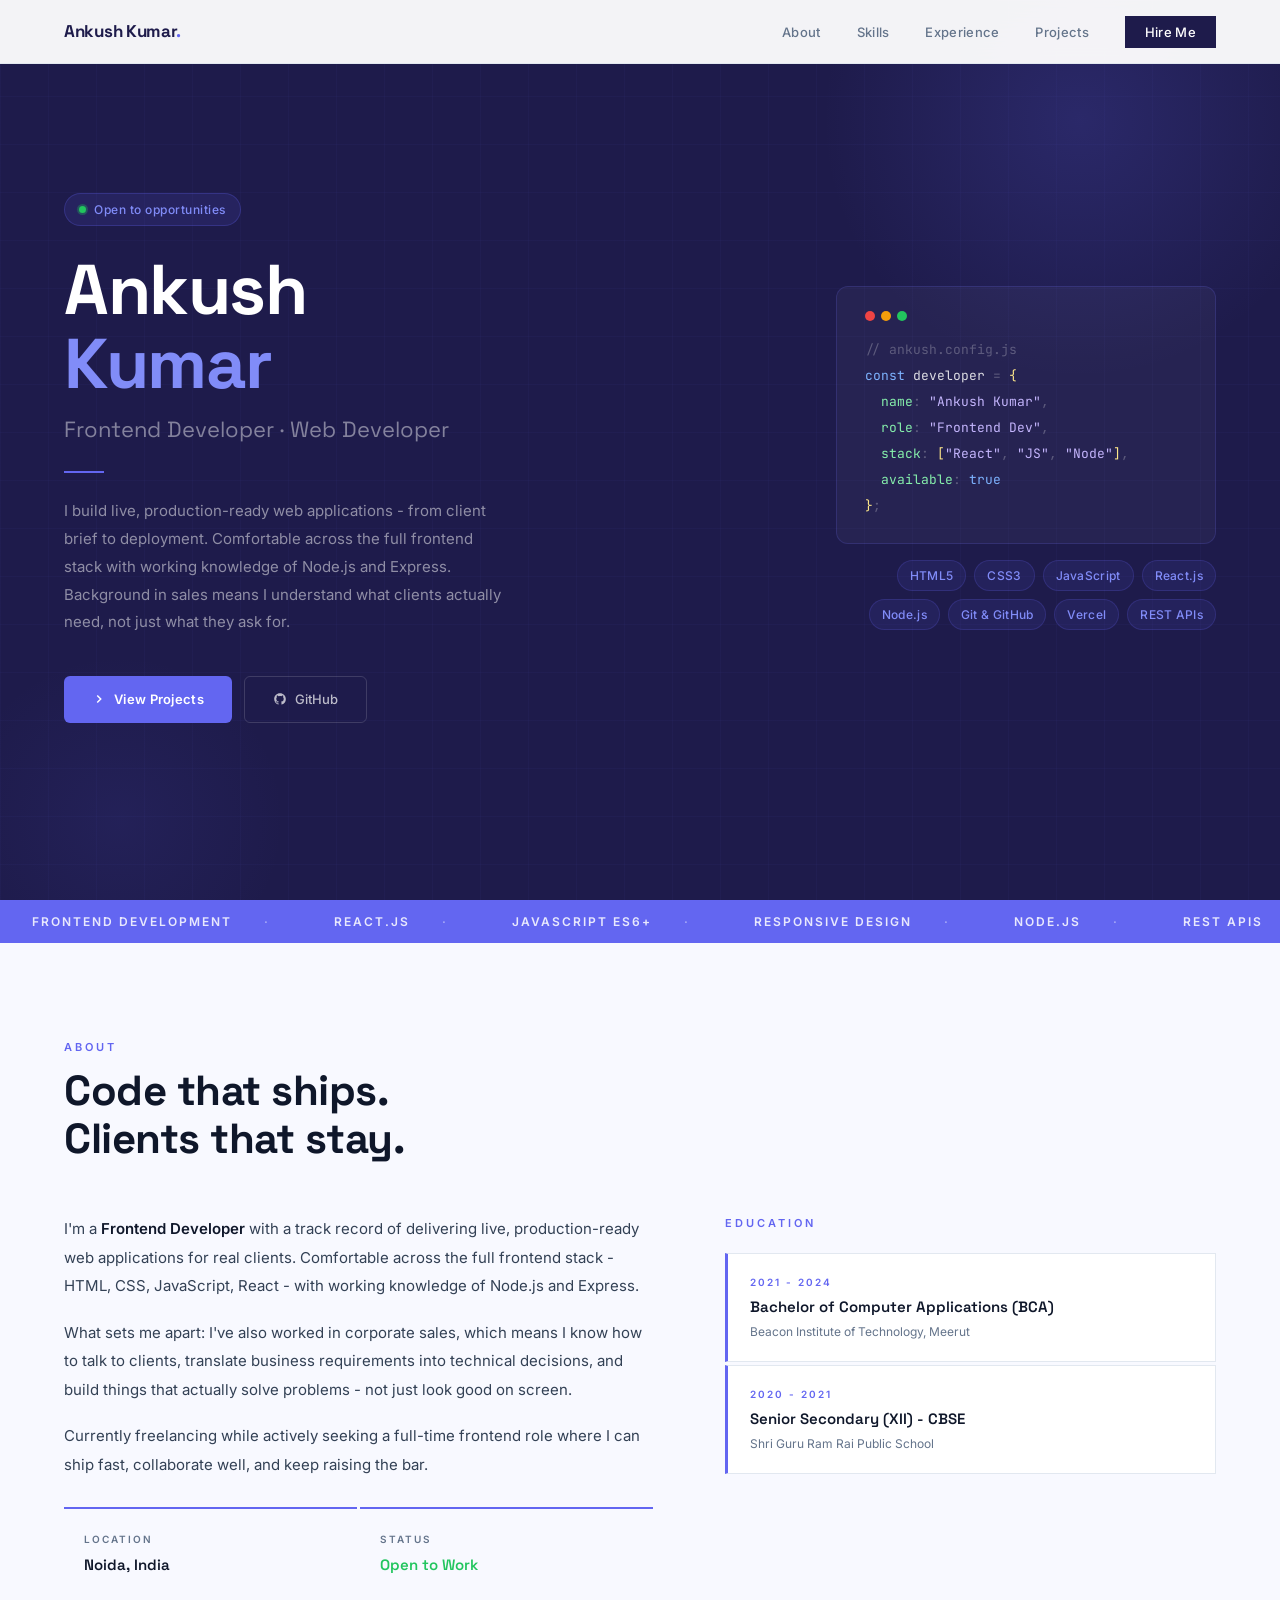
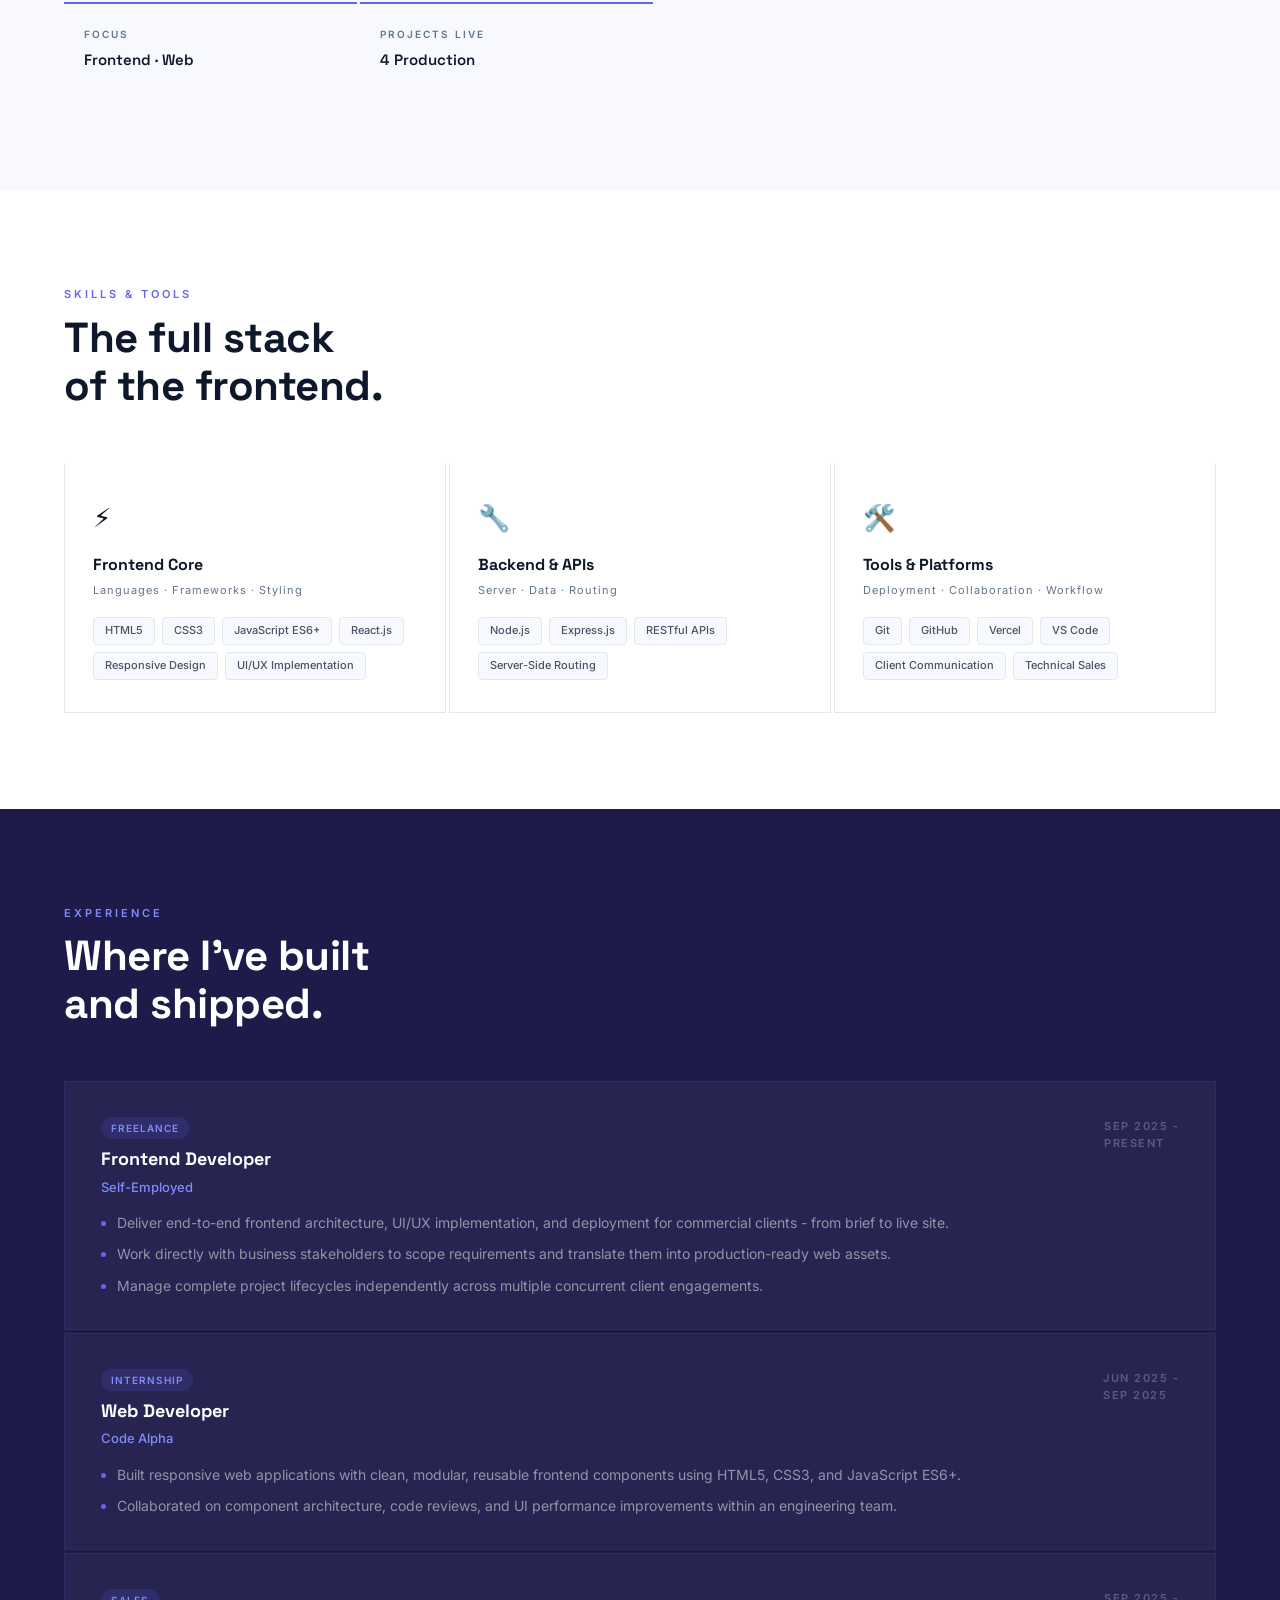
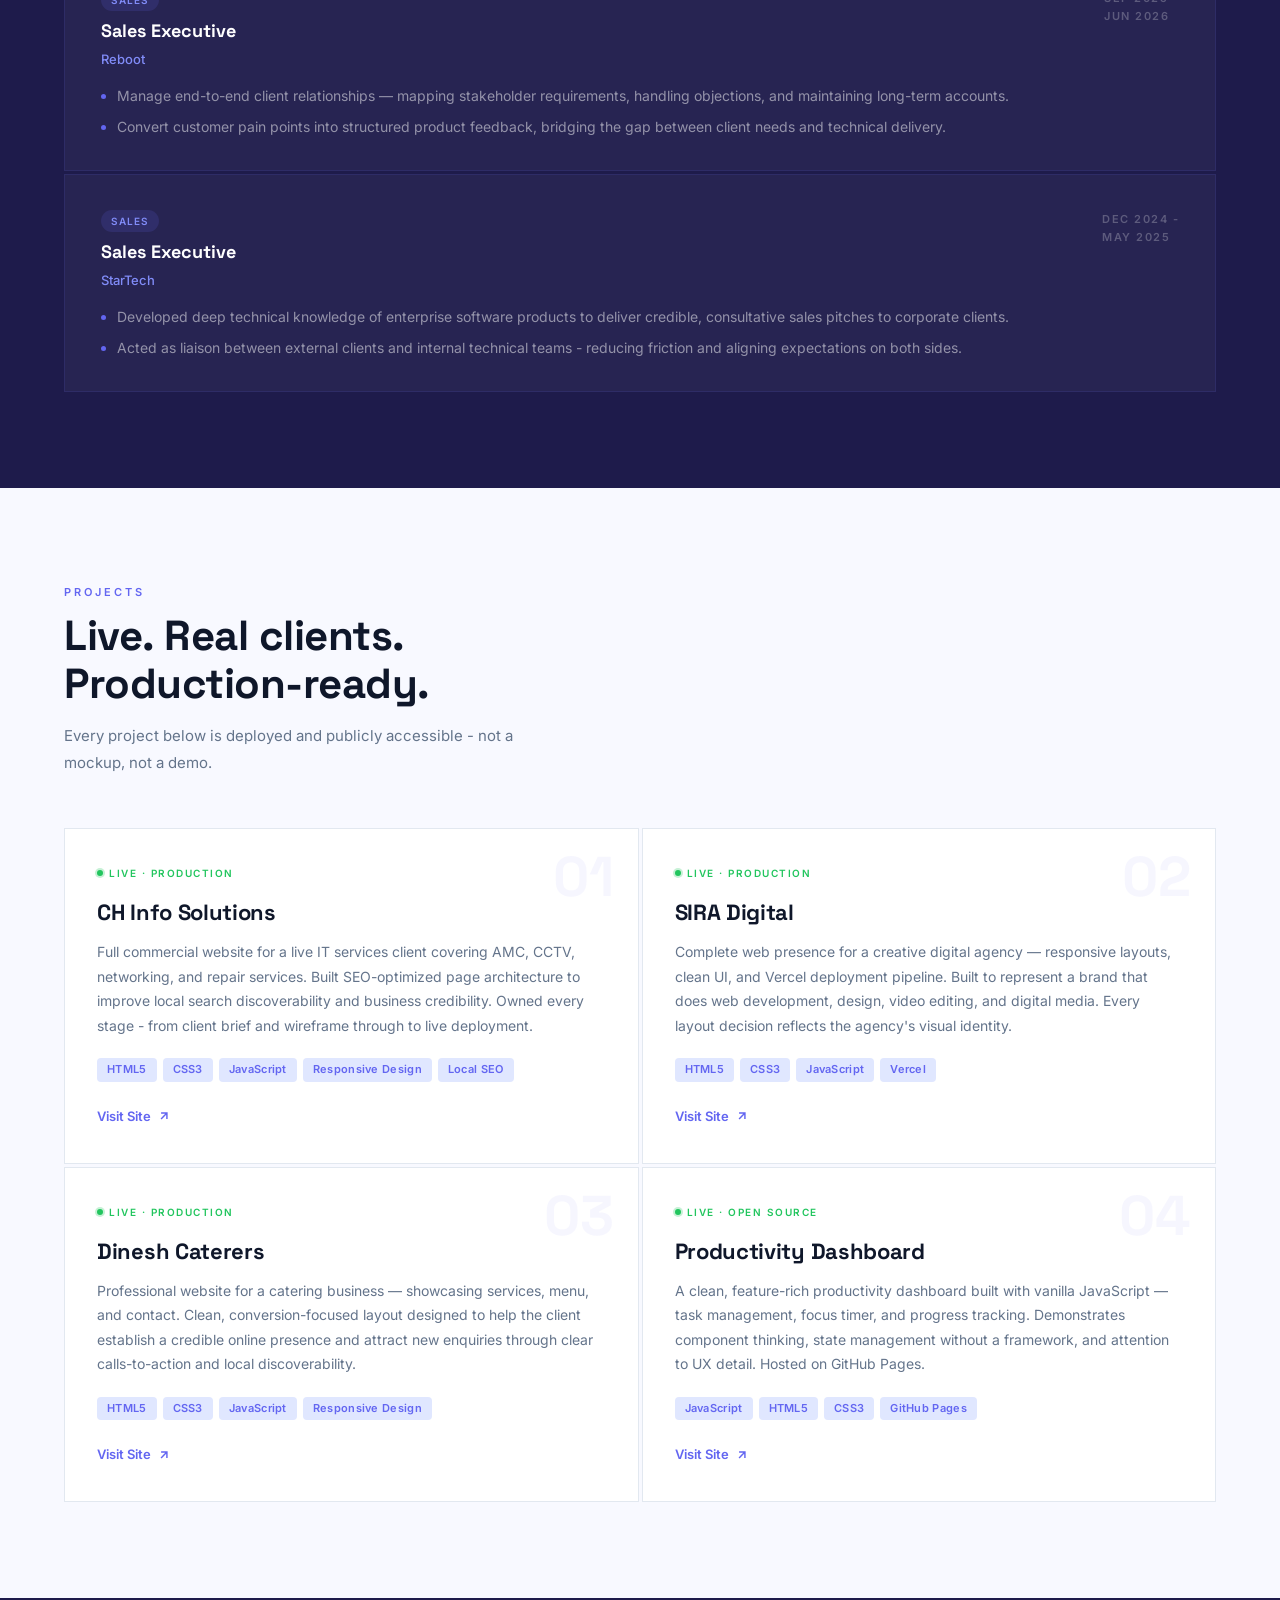
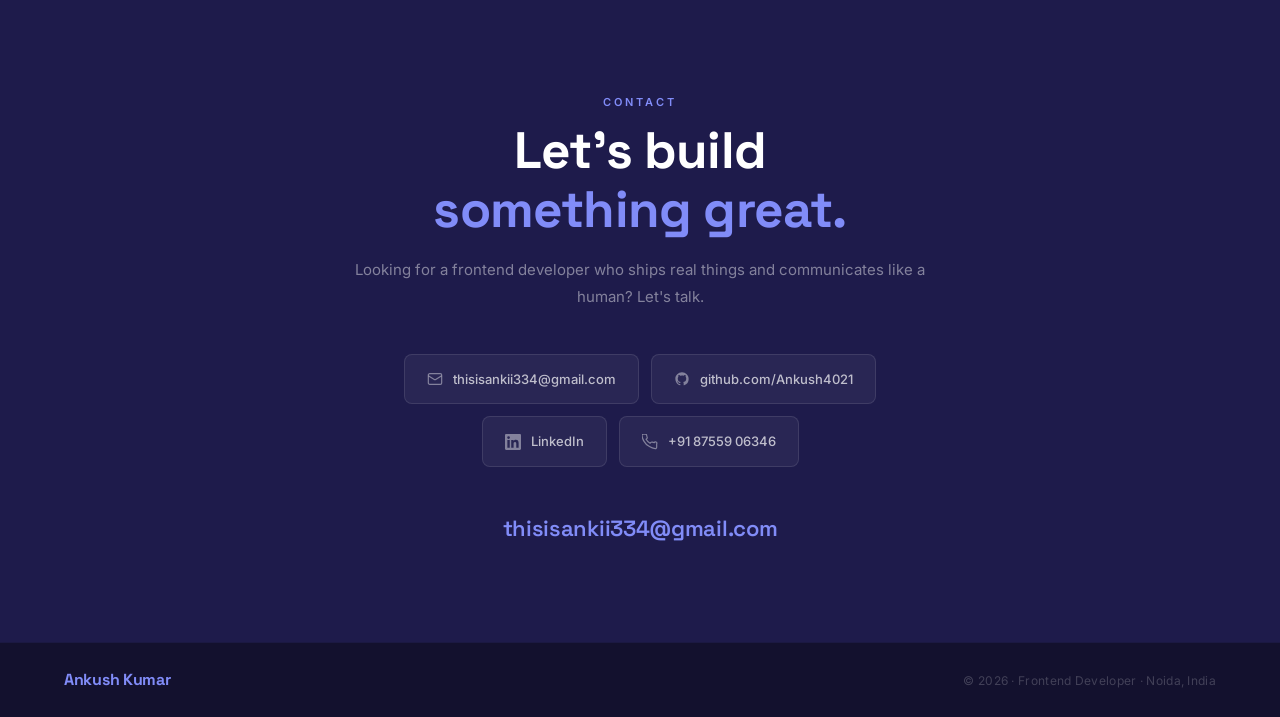
<file: index.html>
<!DOCTYPE html>
<html lang="en">
<head>
  <meta charset="UTF-8">
  <meta name="viewport" content="width=device-width, initial-scale=1.0">
  <title>Ankush Kumar - Frontend Developer</title>
  <meta name="description" content="Frontend Developer building production-ready web applications. HTML, CSS, JavaScript, React — Noida, India.">
  <link rel="preconnect" href="https://fonts.googleapis.com">
  <link rel="preconnect" href="https://fonts.gstatic.com" crossorigin>
  <link href="https://fonts.googleapis.com/css2?family=Inter:wght@300;400;500;600&family=Space+Grotesk:wght@400;500;600;700;800&family=JetBrains+Mono:wght@400;500&display=swap" rel="stylesheet">
  <link rel="stylesheet" href="ankush-portfolio.css">
</head>
<body>

<!-- ── NAV ───────────────────────────────────── -->
<nav>
  <a href="#" class="nav-logo">Ankush Kumar<span>.</span></a>
  <ul class="nav-links">
    <li><a href="#about">About</a></li>
    <li><a href="#skills">Skills</a></li>
    <li><a href="#experience">Experience</a></li>
    <li><a href="#projects">Projects</a></li>
    <li><a href="#contact" class="nav-cta">Hire Me</a></li>
  </ul>
</nav>

<!-- ── HERO ──────────────────────────────────── -->
<section class="hero" id="home">
  <div class="hero-glow"></div>
  <div class="hero-glow2"></div>

  <div class="hero-left">
    <div class="hero-badge">Open to opportunities</div>
    <h1 class="hero-name">Ankush<br><span>Kumar</span></h1>
    <p class="hero-role">Frontend Developer · Web Developer</p>
    <div class="hero-divider"></div>
    <p class="hero-bio">
      I build live, production-ready web applications - from client brief to deployment. 
      Comfortable across the full frontend stack with working knowledge of Node.js and Express. 
      Background in sales means I understand what clients actually need, not just what they ask for.
    </p>
    <div class="hero-ctas">
      <a href="#projects" class="btn-primary">
        <svg width="14" height="14" viewBox="0 0 24 24" fill="none" stroke="currentColor" stroke-width="2.5"><path d="M9 18l6-6-6-6"/></svg>
        View Projects
      </a>
      <a href="https://github.com/Ankush4021" target="_blank" class="btn-outline">
        <svg width="14" height="14" viewBox="0 0 24 24" fill="currentColor"><path d="M12 2C6.477 2 2 6.484 2 12.017c0 4.425 2.865 8.18 6.839 9.504.5.092.682-.217.682-.483 0-.237-.008-.868-.013-1.703-2.782.605-3.369-1.343-3.369-1.343-.454-1.158-1.11-1.466-1.11-1.466-.908-.62.069-.608.069-.608 1.003.07 1.531 1.032 1.531 1.032.892 1.53 2.341 1.088 2.91.832.092-.647.35-1.088.636-1.338-2.22-.253-4.555-1.113-4.555-4.951 0-1.093.39-1.988 1.029-2.688-.103-.253-.446-1.272.098-2.65 0 0 .84-.27 2.75 1.026A9.564 9.564 0 0112 6.844c.85.004 1.705.115 2.504.337 1.909-1.296 2.747-1.027 2.747-1.027.546 1.379.202 2.398.1 2.651.64.7 1.028 1.595 1.028 2.688 0 3.848-2.339 4.695-4.566 4.943.359.309.678.92.678 1.855 0 1.338-.012 2.419-.012 2.747 0 .268.18.58.688.482A10.019 10.019 0 0022 12.017C22 6.484 17.522 2 12 2z"/></svg>
        GitHub
      </a>
    </div>
  </div>

  <div class="hero-right">
    <div class="hero-code-card">
      <div class="hcc-dots">
        <span></span><span></span><span></span>
      </div>
      <div class="hcc-code">
        <div><span class="c-grey">// ankush.config.js</span></div>
        <div><span class="c-blue">const</span> <span class="c-white">developer</span> <span class="c-grey">=</span> <span class="c-yellow">{</span></div>
        <div>&nbsp;&nbsp;<span class="c-green">name</span><span class="c-grey">:</span> <span class="c-purple">"Ankush Kumar"</span><span class="c-grey">,</span></div>
        <div>&nbsp;&nbsp;<span class="c-green">role</span><span class="c-grey">:</span> <span class="c-purple">"Frontend Dev"</span><span class="c-grey">,</span></div>
        <div>&nbsp;&nbsp;<span class="c-green">stack</span><span class="c-grey">:</span> <span class="c-yellow">[</span><span class="c-purple">"React"</span><span class="c-grey">,</span> <span class="c-purple">"JS"</span><span class="c-grey">,</span> <span class="c-purple">"Node"</span><span class="c-yellow">]</span><span class="c-grey">,</span></div>
        <div>&nbsp;&nbsp;<span class="c-green">available</span><span class="c-grey">:</span> <span class="c-blue">true</span></div>
        <div><span class="c-yellow">}</span><span class="c-grey">;</span><span class="cursor-blink" style="color:var(--electric2)">▌</span></div>
      </div>
    </div>
    <div class="hero-stack-pills">
      <span class="stack-pill">HTML5</span>
      <span class="stack-pill">CSS3</span>
      <span class="stack-pill">JavaScript</span>
      <span class="stack-pill">React.js</span>
      <span class="stack-pill">Node.js</span>
      <span class="stack-pill">Git & GitHub</span>
      <span class="stack-pill">Vercel</span>
      <span class="stack-pill">REST APIs</span>
    </div>
  </div>
</section>

<!-- ── TICKER ─────────────────────────────────── -->
<div class="ticker">
  <div class="ticker-track">
    <span class="ticker-item">Frontend Development</span>
    <span class="ticker-item">React.js</span>
    <span class="ticker-item">JavaScript ES6+</span>
    <span class="ticker-item">Responsive Design</span>
    <span class="ticker-item">Node.js</span>
    <span class="ticker-item">REST APIs</span>
    <span class="ticker-item">Git & GitHub</span>
    <span class="ticker-item">Vercel Deployment</span>
    <span class="ticker-item">UI/UX Implementation</span>
    <span class="ticker-item">Client Solutions</span>
    <!-- duplicate for seamless loop -->
    <span class="ticker-item">Frontend Development</span>
    <span class="ticker-item">React.js</span>
    <span class="ticker-item">JavaScript ES6+</span>
    <span class="ticker-item">Responsive Design</span>
    <span class="ticker-item">Node.js</span>
    <span class="ticker-item">REST APIs</span>
    <span class="ticker-item">Git & GitHub</span>
    <span class="ticker-item">Vercel Deployment</span>
    <span class="ticker-item">UI/UX Implementation</span>
    <span class="ticker-item">Client Solutions</span>
  </div>
</div>

<!-- ── ABOUT ──────────────────────────────────── -->
<section id="about" class="section section--alt">
  <div class="rv">
    <div class="eyebrow">About</div>
    <h2 class="section-heading">Code that ships.<br>Clients that stay.</h2>
  </div>
  <div class="about-grid">
    <div class="about-body rv d1">
      <p>
        I'm a <strong>Frontend Developer</strong> with a track record of delivering live, production-ready web applications for real clients. Comfortable across the full frontend stack - HTML, CSS, JavaScript, React - with working knowledge of Node.js and Express.
      </p>
      <p>
        What sets me apart: I've also worked in corporate sales, which means I know how to talk to clients, translate business requirements into technical decisions, and build things that actually solve problems - not just look good on screen.
      </p>
      <p>
        Currently freelancing while actively seeking a full-time frontend role where I can ship fast, collaborate well, and keep raising the bar.
      </p>
      <div class="about-highlights">
        <div class="ah-card">
          <div class="ah-label">Location</div>
          <div class="ah-value">Noida, India</div>
        </div>
        <div class="ah-card">
          <div class="ah-label">Status</div>
          <div class="ah-value" style="color:#22c55e">Open to Work</div>
        </div>
        <div class="ah-card">
          <div class="ah-label">Focus</div>
          <div class="ah-value">Frontend · Web</div>
        </div>
        <div class="ah-card">
          <div class="ah-label">Projects Live</div>
          <div class="ah-value">4 Production</div>
        </div>
      </div>
    </div>
    <div class="rv d2">
      <div class="eyebrow" style="margin-bottom: 20px;">Education</div>
      <div class="edu-stack">
        <div class="edu-item">
          <div class="edu-year">2021 - 2024</div>
          <div class="edu-deg">Bachelor of Computer Applications (BCA)</div>
          <div class="edu-inst">Beacon Institute of Technology, Meerut</div>
        </div>
        <div class="edu-item">
          <div class="edu-year">2020 - 2021</div>
          <div class="edu-deg">Senior Secondary (XII) - CBSE</div>
          <div class="edu-inst">Shri Guru Ram Rai Public School</div>
        </div>
      </div>
    </div>
  </div>
</section>

<!-- ── SKILLS ─────────────────────────────────── -->
<section id="skills" class="section">
  <div class="rv">
    <div class="eyebrow">Skills & Tools</div>
    <h2 class="section-heading">The full stack<br>of the frontend.</h2>
  </div>
  <div class="skills-grid">
    <div class="skill-card rv d1">
      <div class="skill-icon">⚡</div>
      <div class="skill-cat">Frontend Core</div>
      <div class="skill-sub">Languages · Frameworks · Styling</div>
      <div class="tags">
        <span class="tag">HTML5</span>
        <span class="tag">CSS3</span>
        <span class="tag">JavaScript ES6+</span>
        <span class="tag">React.js</span>
        <span class="tag">Responsive Design</span>
        <span class="tag">UI/UX Implementation</span>
      </div>
    </div>
    <div class="skill-card rv d2">
      <div class="skill-icon">🔧</div>
      <div class="skill-cat">Backend & APIs</div>
      <div class="skill-sub">Server · Data · Routing</div>
      <div class="tags">
        <span class="tag">Node.js</span>
        <span class="tag">Express.js</span>
        <span class="tag">RESTful APIs</span>
        <span class="tag">Server-Side Routing</span>
      </div>
    </div>
    <div class="skill-card rv d3">
      <div class="skill-icon">🛠️</div>
      <div class="skill-cat">Tools & Platforms</div>
      <div class="skill-sub">Deployment · Collaboration · Workflow</div>
      <div class="tags">
        <span class="tag">Git</span>
        <span class="tag">GitHub</span>
        <span class="tag">Vercel</span>
        <span class="tag">VS Code</span>
        <span class="tag">Client Communication</span>
        <span class="tag">Technical Sales</span>
      </div>
    </div>
  </div>
</section>

<!-- ── EXPERIENCE ─────────────────────────────── -->
<section id="experience" class="section section--dark">
  <div class="rv">
    <div class="eyebrow" style="color:var(--electric2)">Experience</div>
    <h2 class="section-heading section-heading--light">Where I've built<br>and shipped.</h2>
  </div>
  <div class="exp-list">

    <div class="exp-card rv d1">
      <div>
        <div class="exp-type">Freelance</div>
        <div class="exp-role">Frontend Developer</div>
        <div class="exp-company">Self-Employed</div>
        <ul class="exp-points">
          <li>Deliver end-to-end frontend architecture, UI/UX implementation, and deployment for commercial clients - from brief to live site.</li>
          <li>Work directly with business stakeholders to scope requirements and translate them into production-ready web assets.</li>
          <li>Manage complete project lifecycles independently across multiple concurrent client engagements.</li>
        </ul>
      </div>
      <div class="exp-period">Sep 2025 -<br>Present</div>
    </div>

    <div class="exp-card rv d2">
      <div>
        <div class="exp-type">Internship</div>
        <div class="exp-role">Web Developer</div>
        <div class="exp-company">Code Alpha</div>
        <ul class="exp-points">
          <li>Built responsive web applications with clean, modular, reusable frontend components using HTML5, CSS3, and JavaScript ES6+.</li>
          <li>Collaborated on component architecture, code reviews, and UI performance improvements within an engineering team.</li>
        </ul>
      </div>
      <div class="exp-period">Jun 2025 -<br>Sep 2025</div>
    </div>

    <div class="exp-card rv d3">
      <div>
        <div class="exp-type">Sales</div>
        <div class="exp-role">Sales Executive</div>
        <div class="exp-company">Reboot</div>
        <ul class="exp-points">
          <li>Manage end-to-end client relationships — mapping stakeholder requirements, handling objections, and maintaining long-term accounts.</li>
          <li>Convert customer pain points into structured product feedback, bridging the gap between client needs and technical delivery.</li>
        </ul>
      </div>
      <div class="exp-period">Sep 2025 -<br>Jun 2026</div>
    </div>

    <div class="exp-card rv d4">
      <div>
        <div class="exp-type">Sales</div>
        <div class="exp-role">Sales Executive</div>
        <div class="exp-company">StarTech</div>
        <ul class="exp-points">
          <li>Developed deep technical knowledge of enterprise software products to deliver credible, consultative sales pitches to corporate clients.</li>
          <li>Acted as liaison between external clients and internal technical teams - reducing friction and aligning expectations on both sides.</li>
        </ul>
      </div>
      <div class="exp-period">Dec 2024 -<br>May 2025</div>
    </div>

  </div>
</section>

<!-- ── PROJECTS ───────────────────────────────── -->
<section id="projects" class="section section--alt">
  <div class="rv">
    <div class="eyebrow">Projects</div>
    <h2 class="section-heading">Live. Real clients.<br>Production-ready.</h2>
    <p class="section-sub">Every project below is deployed and publicly accessible - not a mockup, not a demo.</p>
  </div>
  <div class="projects-grid">

    <div class="proj-card rv d1">
      <div class="proj-num">01</div>
      <div class="proj-live">Live · Production</div>
      <div class="proj-title">CH Info Solutions</div>
      <p class="proj-desc">
        Full commercial website for a live IT services client covering AMC, CCTV, networking, and repair services. Built SEO-optimized page architecture to improve local search discoverability and business credibility. Owned every stage - from client brief and wireframe through to live deployment.
      </p>
      <div class="proj-stack">
        <span class="proj-tag">HTML5</span>
        <span class="proj-tag">CSS3</span>
        <span class="proj-tag">JavaScript</span>
        <span class="proj-tag">Responsive Design</span>
        <span class="proj-tag">Local SEO</span>
      </div>
      <a href="https://www.chinfosolutions.com/" target="_blank" class="proj-link">
        Visit Site
        <svg viewBox="0 0 24 24" fill="none" stroke="currentColor" stroke-width="2.5"><path d="M7 17L17 7M7 7h10v10"/></svg>
      </a>
    </div>

    <div class="proj-card rv d2">
      <div class="proj-num">02</div>
      <div class="proj-live">Live · Production</div>
      <div class="proj-title">SIRA Digital</div>
      <p class="proj-desc">
        Complete web presence for a creative digital agency — responsive layouts, clean UI, and Vercel deployment pipeline. Built to represent a brand that does web development, design, video editing, and digital media. Every layout decision reflects the agency's visual identity.
      </p>
      <div class="proj-stack">
        <span class="proj-tag">HTML5</span>
        <span class="proj-tag">CSS3</span>
        <span class="proj-tag">JavaScript</span>
        <span class="proj-tag">Vercel</span>
      </div>
      <a href="https://sira-digital-agency-pfki.vercel.app/" target="_blank" class="proj-link">
        Visit Site
        <svg viewBox="0 0 24 24" fill="none" stroke="currentColor" stroke-width="2.5"><path d="M7 17L17 7M7 7h10v10"/></svg>
      </a>
    </div>

    <div class="proj-card rv d3">
      <div class="proj-num">03</div>
      <div class="proj-live">Live · Production</div>
      <div class="proj-title">Dinesh Caterers</div>
      <p class="proj-desc">
        Professional website for a catering business — showcasing services, menu, and contact. Clean, conversion-focused layout designed to help the client establish a credible online presence and attract new enquiries through clear calls-to-action and local discoverability.
      </p>
      <div class="proj-stack">
        <span class="proj-tag">HTML5</span>
        <span class="proj-tag">CSS3</span>
        <span class="proj-tag">JavaScript</span>
        <span class="proj-tag">Responsive Design</span>
      </div>
      <a href="https://dineshcaterers.com/" target="_blank" class="proj-link">
        Visit Site
        <svg viewBox="0 0 24 24" fill="none" stroke="currentColor" stroke-width="2.5"><path d="M7 17L17 7M7 7h10v10"/></svg>
      </a>
    </div>

    <div class="proj-card rv d4">
      <div class="proj-num">04</div>
      <div class="proj-live">Live · Open Source</div>
      <div class="proj-title">Productivity Dashboard</div>
      <p class="proj-desc">
        A clean, feature-rich productivity dashboard built with vanilla JavaScript — task management, focus timer, and progress tracking. Demonstrates component thinking, state management without a framework, and attention to UX detail. Hosted on GitHub Pages.
      </p>
      <div class="proj-stack">
        <span class="proj-tag">JavaScript</span>
        <span class="proj-tag">HTML5</span>
        <span class="proj-tag">CSS3</span>
        <span class="proj-tag">GitHub Pages</span>
      </div>
      <a href="https://ankush4021.github.io/Productivity-DashBoard/" target="_blank" class="proj-link">
        Visit Site
        <svg viewBox="0 0 24 24" fill="none" stroke="currentColor" stroke-width="2.5"><path d="M7 17L17 7M7 7h10v10"/></svg>
      </a>
    </div>

  </div>
</section>

<!-- ── CONTACT ────────────────────────────────── -->
<section id="contact" class="section section--dark">
  <div class="contact-inner">
    <div class="eyebrow rv" style="color:var(--electric2)">Contact</div>
    <h2 class="contact-heading rv d1">
      Let's build<br><span>something great.</span>
    </h2>
    <p class="contact-sub rv d2">
      Looking for a frontend developer who ships real things and communicates like a human? Let's talk.
    </p>
    <div class="contact-links rv d3">
      <a href="mailto:thisisankii334@gmail.com" class="contact-link">
        <svg viewBox="0 0 24 24" fill="none" stroke="currentColor" stroke-width="1.8"><rect x="2" y="4" width="20" height="16" rx="2"/><path d="m22 7-8.97 5.7a1.94 1.94 0 0 1-2.06 0L2 7"/></svg>
        thisisankii334@gmail.com
      </a>
      <a href="https://github.com/Ankush4021" target="_blank" class="contact-link">
        <svg viewBox="0 0 24 24" fill="currentColor"><path d="M12 2C6.477 2 2 6.484 2 12.017c0 4.425 2.865 8.18 6.839 9.504.5.092.682-.217.682-.483 0-.237-.008-.868-.013-1.703-2.782.605-3.369-1.343-3.369-1.343-.454-1.158-1.11-1.466-1.11-1.466-.908-.62.069-.608.069-.608 1.003.07 1.531 1.032 1.531 1.032.892 1.53 2.341 1.088 2.91.832.092-.647.35-1.088.636-1.338-2.22-.253-4.555-1.113-4.555-4.951 0-1.093.39-1.988 1.029-2.688-.103-.253-.446-1.272.098-2.65 0 0 .84-.27 2.75 1.026A9.564 9.564 0 0112 6.844c.85.004 1.705.115 2.504.337 1.909-1.296 2.747-1.027 2.747-1.027.546 1.379.202 2.398.1 2.651.64.7 1.028 1.595 1.028 2.688 0 3.848-2.339 4.695-4.566 4.943.359.309.678.92.678 1.855 0 1.338-.012 2.419-.012 2.747 0 .268.18.58.688.482A10.019 10.019 0 0022 12.017C22 6.484 17.522 2 12 2z"/></svg>
        github.com/Ankush4021
      </a>
      <a href="https://www.linkedin.com/in/ankush-kumar-b07173226" target="_blank" class="contact-link">
        <svg viewBox="0 0 24 24" fill="currentColor"><path d="M20.447 20.452h-3.554v-5.569c0-1.328-.027-3.037-1.852-3.037-1.853 0-2.136 1.445-2.136 2.939v5.667H9.351V9h3.414v1.561h.046c.477-.9 1.637-1.85 3.37-1.85 3.601 0 4.267 2.37 4.267 5.455v6.286zM5.337 7.433a2.062 2.062 0 01-2.063-2.065 2.064 2.064 0 112.063 2.065zm1.782 13.019H3.555V9h3.564v11.452zM22.225 0H1.771C.792 0 0 .774 0 1.729v20.542C0 23.227.792 24 1.771 24h20.451C23.2 24 24 23.227 24 22.271V1.729C24 .774 23.2 0 22.222 0h.003z"/></svg>
        LinkedIn
      </a>
      <a href="tel:+918755906346" class="contact-link">
        <svg viewBox="0 0 24 24" fill="none" stroke="currentColor" stroke-width="1.8"><path d="M22 16.92v3a2 2 0 01-2.18 2 19.79 19.79 0 01-8.63-3.07A19.5 19.5 0 013.07 11a19.79 19.79 0 01-3.07-8.67A2 2 0 012 .18h3a2 2 0 012 1.72 12.84 12.84 0 00.7 2.81 2 2 0 01-.45 2.11L6.09 7.91a16 16 0 006 6l1.27-1.27a2 2 0 012.11-.45 12.84 12.84 0 002.81.7A2 2 0 0122 14.92v2z"/></svg>
        +91 87559 06346
      </a>
    </div>
    <a href="mailto:thisisankii334@gmail.com" class="contact-email rv d4">thisisankii334@gmail.com</a>
  </div>
</section>

<!-- ── FOOTER ─────────────────────────────────── -->
<footer>
  <div class="footer-logo">Ankush Kumar</div>
  <p>© 2026 · Frontend Developer · Noida, India</p>
</footer>

<script src="ankush-portfolio.js"></script>
</body>
</html>
</file>
<file: ankush-portfolio.css>
/* ─── TOKENS ─────────────────────────────────── */
:root {
  --midnight: #1e1b4b;
  --midnight2: #27244f;
  --electric: #6366f1;
  --electric2: #818cf8;
  --electric-pale: #e0e7ff;
  --white: #ffffff;
  --off: #f8f9ff;
  --text: #0f172a;
  --muted: #64748b;
  --border: #e2e8f0;
  --border-indigo: rgba(99,102,241,0.15);
}

/* ─── RESET ──────────────────────────────────── */
*, *::before, *::after { box-sizing: border-box; margin: 0; padding: 0; }
html { scroll-behavior: smooth; font-size: 16px; }
body {
  font-family: 'Inter', system-ui, sans-serif;
  font-weight: 400;
  color: var(--text);
  background: var(--white);
  line-height: 1.6;
  overflow-x: hidden;
  -webkit-font-smoothing: antialiased;
}
img { display: block; max-width: 100%; }
a { text-decoration: none; color: inherit; }

/* ─── NAV ────────────────────────────────────── */
nav {
  position: fixed; top: 0; left: 0; right: 0; z-index: 100;
  display: flex; justify-content: space-between; align-items: center;
  padding: 0 64px; height: 64px;
  background: rgba(255,255,255,0.95);
  backdrop-filter: blur(16px);
  border-bottom: 1px solid var(--border);
  transition: box-shadow 0.3s;
}
nav.scrolled { box-shadow: 0 1px 24px rgba(30,27,75,0.07); }
.nav-logo {
  font-family: 'Space Grotesk', sans-serif;
  font-size: 17px; font-weight: 700;
  letter-spacing: -0.3px; color: var(--midnight);
}
.nav-logo span { color: var(--electric); }
.nav-links { display: flex; gap: 36px; list-style: none; }
.nav-links a {
  font-size: 13px; font-weight: 500; letter-spacing: 0.3px;
  color: var(--muted); transition: color 0.2s;
}
.nav-links a:hover { color: var(--electric); }
.nav-cta {
  background: var(--midnight); color: #fff !important;
  padding: 8px 20px; font-size: 13px !important;
  font-weight: 500 !important; transition: background 0.2s !important;
  letter-spacing: 0.3px !important;
}
.nav-cta:hover { background: var(--electric) !important; color: #fff !important; }

/* ─── HERO ───────────────────────────────────── */
.hero {
  min-height: 100vh;
  background: var(--midnight);
  display: grid;
  grid-template-columns: 1fr 1fr;
  align-items: center;
  padding: 80px 64px 64px;
  position: relative;
  overflow: hidden;
  gap: 48px;
}
/* Subtle grid texture */
.hero::before {
  content: '';
  position: absolute; inset: 0;
  background-image:
    linear-gradient(rgba(99,102,241,0.04) 1px, transparent 1px),
    linear-gradient(90deg, rgba(99,102,241,0.04) 1px, transparent 1px);
  background-size: 48px 48px;
  pointer-events: none;
}
.hero-glow {
  position: absolute; top: -160px; right: -80px;
  width: 560px; height: 560px; border-radius: 50%;
  background: radial-gradient(circle, rgba(99,102,241,0.18) 0%, transparent 65%);
  pointer-events: none;
}
.hero-glow2 {
  position: absolute; bottom: -100px; left: -60px;
  width: 360px; height: 360px; border-radius: 50%;
  background: radial-gradient(circle, rgba(99,102,241,0.08) 0%, transparent 65%);
  pointer-events: none;
}

.hero-left { position: relative; z-index: 2; }
.hero-badge {
  display: inline-flex; align-items: center; gap: 8px;
  background: rgba(99,102,241,0.12);
  border: 1px solid rgba(99,102,241,0.25);
  padding: 6px 14px; border-radius: 100px;
  font-size: 12px; font-weight: 500; color: var(--electric2);
  letter-spacing: 0.5px; margin-bottom: 28px;
  opacity: 0; animation: fadeUp 0.6s ease 0.1s forwards;
}
.hero-badge::before {
  content: ''; width: 7px; height: 7px; border-radius: 50%;
  background: #22c55e; flex-shrink: 0;
  box-shadow: 0 0 0 2px rgba(34,197,94,0.3);
}
.hero-name {
  font-family: 'Space Grotesk', sans-serif;
  font-size: clamp(44px, 5.5vw, 72px);
  font-weight: 700; line-height: 1.05;
  color: #fff; letter-spacing: -1.5px;
  margin-bottom: 10px;
  opacity: 0; animation: fadeUp 0.6s ease 0.25s forwards;
}
.hero-name span { color: var(--electric2); }
.hero-role {
  font-family: 'Space Grotesk', sans-serif;
  font-size: clamp(16px, 2vw, 22px);
  font-weight: 400; color: rgba(255,255,255,0.45);
  margin-bottom: 24px;
  opacity: 0; animation: fadeUp 0.6s ease 0.38s forwards;
}
.hero-divider {
  width: 40px; height: 2px;
  background: var(--electric);
  margin-bottom: 24px;
  opacity: 0; animation: fadeUp 0.6s ease 0.45s forwards;
}
.hero-bio {
  font-size: 15px; color: rgba(255,255,255,0.5);
  line-height: 1.85; max-width: 440px; margin-bottom: 40px;
  opacity: 0; animation: fadeUp 0.6s ease 0.55s forwards;
}
.hero-ctas {
  display: flex; gap: 12px; flex-wrap: wrap;
  opacity: 0; animation: fadeUp 0.6s ease 0.65s forwards;
}
.btn-primary {
  background: var(--electric); color: #fff;
  padding: 12px 28px; font-size: 13px; font-weight: 600;
  letter-spacing: 0.3px; border-radius: 6px;
  transition: all 0.2s; display: inline-flex; align-items: center; gap: 8px;
}
.btn-primary:hover { background: var(--electric2); transform: translateY(-1px); }
.btn-outline {
  border: 1px solid rgba(255,255,255,0.15); color: rgba(255,255,255,0.7);
  padding: 12px 28px; font-size: 13px; font-weight: 500;
  border-radius: 6px; transition: all 0.2s;
  display: inline-flex; align-items: center; gap: 8px;
}
.btn-outline:hover { border-color: var(--electric2); color: var(--electric2); }

/* Hero right — tech stack visual */
.hero-right {
  position: relative; z-index: 2;
  display: flex; flex-direction: column;
  align-items: flex-end; gap: 16px;
  opacity: 0; animation: fadeIn 1s ease 0.8s forwards;
}
.hero-code-card {
  background: rgba(255,255,255,0.04);
  border: 1px solid rgba(99,102,241,0.2);
  border-radius: 12px; padding: 24px 28px;
  width: 100%; max-width: 380px;
  backdrop-filter: blur(8px);
}
.hcc-dots { display: flex; gap: 6px; margin-bottom: 16px; }
.hcc-dots span {
  width: 10px; height: 10px; border-radius: 50%;
}
.hcc-dots span:nth-child(1) { background: #ef4444; }
.hcc-dots span:nth-child(2) { background: #f59e0b; }
.hcc-dots span:nth-child(3) { background: #22c55e; }
.hcc-code { font-family: 'JetBrains Mono', 'Fira Code', monospace; font-size: 13px; line-height: 2; }
.c-grey { color: rgba(255,255,255,0.25); }
.c-blue { color: #7eb3ff; }
.c-green { color: #86efac; }
.c-purple { color: #c4b5fd; }
.c-yellow { color: #fde68a; }
.c-white { color: rgba(255,255,255,0.85); }

.hero-stack-pills {
  display: flex; flex-wrap: wrap; gap: 8px;
  justify-content: flex-end; max-width: 380px;
}
.stack-pill {
  background: rgba(99,102,241,0.1);
  border: 1px solid rgba(99,102,241,0.2);
  color: var(--electric2); font-size: 12px; font-weight: 500;
  padding: 5px 12px; border-radius: 100px; letter-spacing: 0.3px;
}

/* ─── TICKER ─────────────────────────────────── */
.ticker {
  overflow: hidden; background: var(--electric);
  padding: 12px 0;
}
.ticker-track {
  display: flex; gap: 0; width: max-content;
  animation: ticker 22s linear infinite;
}
.ticker-item {
  font-size: 12px; font-weight: 600; letter-spacing: 2px;
  text-transform: uppercase; color: rgba(255,255,255,0.85);
  white-space: nowrap; padding: 0 32px;
  display: flex; align-items: center; gap: 32px;
}
.ticker-item::after { content: '·'; opacity: 0.5; }

/* ─── SECTION COMMONS ────────────────────────── */
.section { padding: 96px 64px; }
.section--alt { background: var(--off); }
.section--dark { background: var(--midnight); }

.eyebrow {
  font-size: 11px; font-weight: 600; letter-spacing: 3px;
  text-transform: uppercase; color: var(--electric);
  margin-bottom: 10px;
}
.section-heading {
  font-family: 'Space Grotesk', sans-serif;
  font-size: clamp(28px, 3.5vw, 42px);
  font-weight: 700; letter-spacing: -0.5px;
  color: var(--text); line-height: 1.15; margin-bottom: 14px;
}
.section-heading--light { color: #fff; }
.section-sub {
  font-size: 15px; color: var(--muted);
  max-width: 480px; line-height: 1.8;
}
.section-sub--light { color: rgba(255,255,255,0.45); }

/* ─── ABOUT ──────────────────────────────────── */
.about-grid {
  display: grid; grid-template-columns: 1.2fr 1fr;
  gap: 72px; margin-top: 52px; align-items: start;
}
.about-body p { font-size: 15px; color: #334155; line-height: 1.9; margin-bottom: 18px; }
.about-body strong { color: var(--text); font-weight: 600; }

.about-highlights {
  display: grid; grid-template-columns: 1fr 1fr;
  gap: 3px; margin-top: 28px;
}
.ah-card {
  background: var(--off); padding: 22px 20px;
  border-top: 2px solid var(--electric);
}
.ah-label { font-size: 10px; font-weight: 600; letter-spacing: 2px; text-transform: uppercase; color: var(--muted); margin-bottom: 6px; }
.ah-value { font-family: 'Space Grotesk', sans-serif; font-size: 15px; font-weight: 600; color: var(--text); }

.edu-stack { display: flex; flex-direction: column; gap: 3px; }
.edu-item {
  background: var(--white); border: 1px solid var(--border);
  border-left: 3px solid var(--electric);
  padding: 20px 22px; transition: border-left-color 0.2s, box-shadow 0.2s;
}
.edu-item:hover { border-left-color: var(--electric2); box-shadow: 0 4px 16px rgba(99,102,241,0.08); }
.edu-year { font-size: 10px; letter-spacing: 2px; color: var(--electric); margin-bottom: 5px; font-weight: 600; }
.edu-deg { font-family: 'Space Grotesk', sans-serif; font-size: 15px; font-weight: 600; color: var(--text); margin-bottom: 3px; }
.edu-inst { font-size: 12px; color: var(--muted); }

/* ─── SKILLS ─────────────────────────────────── */
.skills-grid {
  display: grid; grid-template-columns: repeat(3, 1fr);
  gap: 3px; margin-top: 52px;
}
.skill-card {
  background: var(--white); padding: 32px 28px;
  border: 1px solid var(--border);
  border-top: 2px solid transparent;
  transition: border-top-color 0.25s, box-shadow 0.25s;
}
.skill-card:hover { border-top-color: var(--electric); box-shadow: 0 8px 32px rgba(99,102,241,0.08); }
.skill-icon { font-size: 26px; margin-bottom: 14px; }
.skill-cat { font-family: 'Space Grotesk', sans-serif; font-size: 16px; font-weight: 700; color: var(--text); margin-bottom: 4px; }
.skill-sub { font-size: 11px; color: var(--muted); letter-spacing: 1px; margin-bottom: 18px; }
.tags { display: flex; flex-wrap: wrap; gap: 7px; }
.tag {
  font-size: 11px; padding: 4px 11px; border-radius: 4px;
  border: 1px solid var(--border); color: #475569;
  background: var(--off); transition: all 0.2s; font-weight: 500;
}
.tag:hover { border-color: var(--electric); color: var(--electric); background: var(--electric-pale); }

/* ─── EXPERIENCE ─────────────────────────────── */
.exp-list { display: flex; flex-direction: column; gap: 3px; margin-top: 52px; }
.exp-card {
  background: rgba(255,255,255,0.04);
  border: 1px solid rgba(99,102,241,0.12);
  padding: 32px 36px;
  display: grid; grid-template-columns: 1fr auto;
  gap: 24px; align-items: start;
  transition: background 0.25s, border-color 0.25s;
}
.exp-card:hover { background: rgba(99,102,241,0.06); border-color: rgba(99,102,241,0.25); }
.exp-role {
  font-family: 'Space Grotesk', sans-serif;
  font-size: 18px; font-weight: 700; color: #fff; margin-bottom: 3px;
}
.exp-company { font-size: 13px; color: var(--electric2); font-weight: 500; margin-bottom: 14px; }
.exp-points { list-style: none; display: flex; flex-direction: column; gap: 8px; }
.exp-points li {
  font-size: 14px; color: rgba(255,255,255,0.5);
  padding-left: 16px; position: relative; line-height: 1.65;
}
.exp-points li::before {
  content: ''; position: absolute; left: 0; top: 10px;
  width: 5px; height: 5px; border-radius: 50%;
  background: var(--electric);
}
.exp-period {
  font-size: 11px; font-weight: 600; letter-spacing: 1.5px;
  text-transform: uppercase; color: rgba(255,255,255,0.25);
  white-space: nowrap; padding-top: 4px;
}
.exp-type {
  display: inline-block; font-size: 10px; font-weight: 600;
  letter-spacing: 1px; text-transform: uppercase;
  background: rgba(99,102,241,0.15); color: var(--electric2);
  padding: 3px 10px; border-radius: 100px; margin-bottom: 6px;
}

/* ─── PROJECTS ───────────────────────────────── */
.projects-grid {
  display: grid; grid-template-columns: repeat(2, 1fr);
  gap: 3px; margin-top: 52px;
}
.proj-card {
  background: var(--white); border: 1px solid var(--border);
  padding: 36px 32px; position: relative; overflow: hidden;
  transition: box-shadow 0.3s, border-color 0.3s;
  display: flex; flex-direction: column;
}
.proj-card:hover { box-shadow: 0 12px 40px rgba(99,102,241,0.1); border-color: var(--border-indigo); }
.proj-card::before {
  content: ''; position: absolute; top: 0; left: 0; right: 0; height: 2px;
  background: var(--electric); transform: scaleX(0); transform-origin: left;
  transition: transform 0.3s ease;
}
.proj-card:hover::before { transform: scaleX(1); }

.proj-num {
  font-family: 'Space Grotesk', sans-serif;
  font-size: 56px; font-weight: 800;
  color: rgba(99,102,241,0.06); line-height: 1;
  position: absolute; top: 20px; right: 24px;
}
.proj-live {
  display: inline-flex; align-items: center; gap: 6px;
  font-size: 10px; font-weight: 600; letter-spacing: 1.5px;
  text-transform: uppercase; color: #22c55e;
  margin-bottom: 14px;
}
.proj-live::before {
  content: ''; width: 6px; height: 6px; border-radius: 50%;
  background: #22c55e; box-shadow: 0 0 0 2px rgba(34,197,94,0.25);
}
.proj-title {
  font-family: 'Space Grotesk', sans-serif;
  font-size: 22px; font-weight: 700; color: var(--text);
  margin-bottom: 10px; letter-spacing: -0.3px;
}
.proj-desc { font-size: 14px; color: var(--muted); line-height: 1.75; margin-bottom: 20px; flex: 1; }
.proj-stack { display: flex; flex-wrap: wrap; gap: 6px; margin-bottom: 24px; }
.proj-tag {
  font-size: 11px; font-weight: 600; padding: 3px 10px;
  background: var(--electric-pale); color: var(--electric);
  border-radius: 4px; letter-spacing: 0.3px;
}
.proj-link {
  display: inline-flex; align-items: center; gap: 6px;
  font-size: 13px; font-weight: 600; color: var(--electric);
  transition: gap 0.2s;
}
.proj-link:hover { gap: 10px; }
.proj-link svg { width: 14px; height: 14px; }

/* ─── CONTACT ────────────────────────────────── */
.contact-inner {
  max-width: 600px; margin: 0 auto; text-align: center;
}
.contact-inner .eyebrow { justify-content: center; }
.contact-heading {
  font-family: 'Space Grotesk', sans-serif;
  font-size: clamp(32px, 4vw, 52px);
  font-weight: 700; letter-spacing: -0.8px;
  color: #fff; line-height: 1.15; margin-bottom: 16px;
}
.contact-heading span { color: var(--electric2); }
.contact-sub { font-size: 15px; color: rgba(255,255,255,0.45); line-height: 1.8; margin-bottom: 44px; }
.contact-links { display: flex; justify-content: center; gap: 12px; flex-wrap: wrap; margin-bottom: 44px; }
.contact-link {
  display: flex; align-items: center; gap: 10px;
  background: rgba(255,255,255,0.05);
  border: 1px solid rgba(255,255,255,0.1);
  padding: 14px 22px; font-size: 13px; font-weight: 500;
  color: rgba(255,255,255,0.7); border-radius: 8px;
  transition: all 0.25s;
}
.contact-link:hover {
  background: rgba(99,102,241,0.15);
  border-color: rgba(99,102,241,0.4);
  color: var(--electric2); transform: translateY(-2px);
}
.contact-link svg { width: 16px; height: 16px; opacity: 0.6; }
.contact-email {
  font-family: 'Space Grotesk', sans-serif;
  font-size: clamp(15px, 2vw, 22px); font-weight: 600;
  color: var(--electric2); letter-spacing: -0.3px;
  transition: color 0.2s;
}
.contact-email:hover { color: #fff; }

/* ─── FOOTER ─────────────────────────────────── */
footer {
  background: #13112e; padding: 24px 64px;
  display: flex; justify-content: space-between; align-items: center;
  border-top: 1px solid rgba(99,102,241,0.1);
}
.footer-logo { font-family: 'Space Grotesk', sans-serif; font-size: 16px; font-weight: 700; color: var(--electric2); letter-spacing: -0.3px; }
footer p { font-size: 12px; color: rgba(255,255,255,0.2); letter-spacing: 0.3px; }

/* ─── REVEAL ─────────────────────────────────── */
.rv { opacity: 0; transform: translateY(20px); transition: opacity 0.6s ease, transform 0.6s ease; }
.rv.in { opacity: 1; transform: none; }
.d1 { transition-delay: 0.1s; } .d2 { transition-delay: 0.18s; }
.d3 { transition-delay: 0.26s; } .d4 { transition-delay: 0.34s; }

/* ─── ANIMATIONS ─────────────────────────────── */
@keyframes fadeUp { from { opacity: 0; transform: translateY(18px); } to { opacity: 1; transform: none; } }
@keyframes fadeIn { from { opacity: 0; } to { opacity: 1; } }
@keyframes ticker { from { transform: translateX(0); } to { transform: translateX(-50%); } }

/* ─── RESPONSIVE ─────────────────────────────── */
@media (max-width: 960px) {
  nav { padding: 0 24px; }
  .nav-links { display: none; }
  .hero { grid-template-columns: 1fr; padding: 100px 24px 64px; }
  .hero-right { align-items: flex-start; }
  .section { padding: 64px 24px; }
  .about-grid { grid-template-columns: 1fr; gap: 40px; }
  .skills-grid { grid-template-columns: 1fr; }
  .projects-grid { grid-template-columns: 1fr; }
  .about-highlights { grid-template-columns: 1fr 1fr; }
  footer { flex-direction: column; gap: 8px; text-align: center; padding: 20px; }
}
</file>
